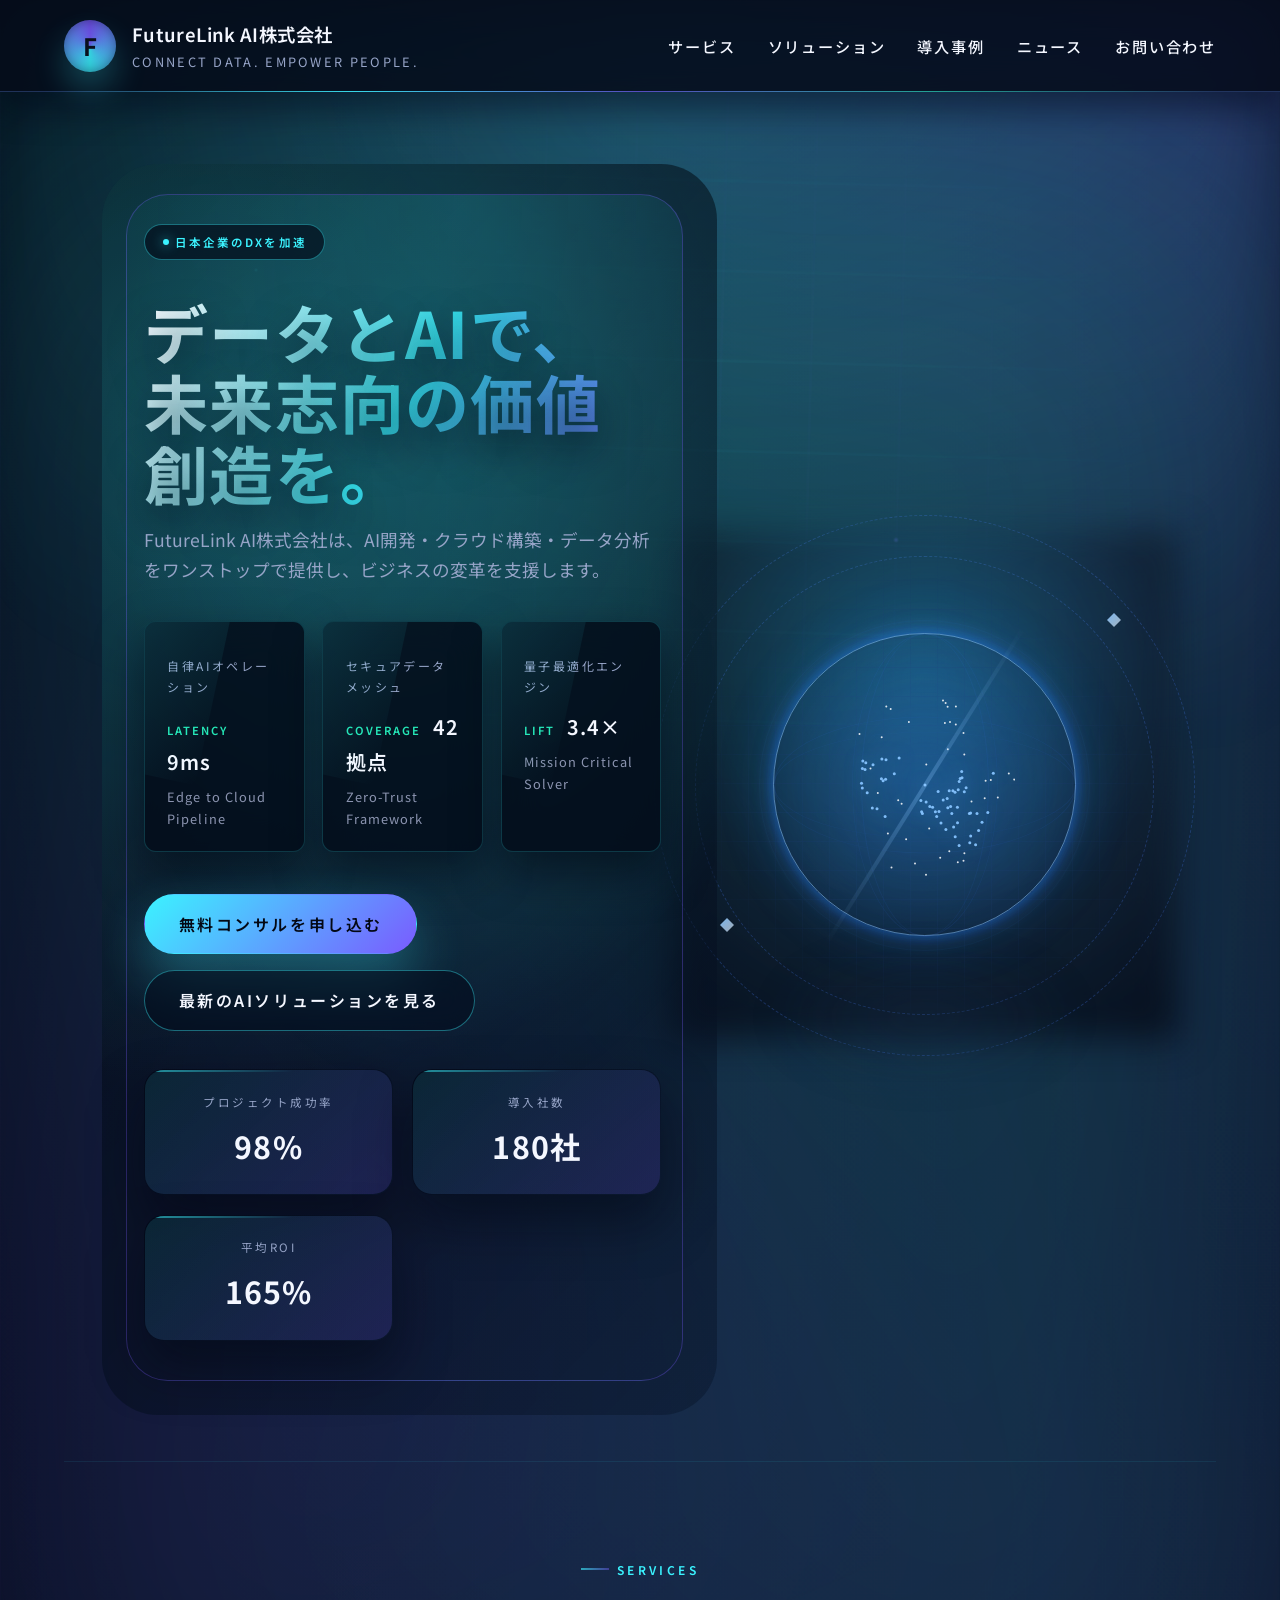
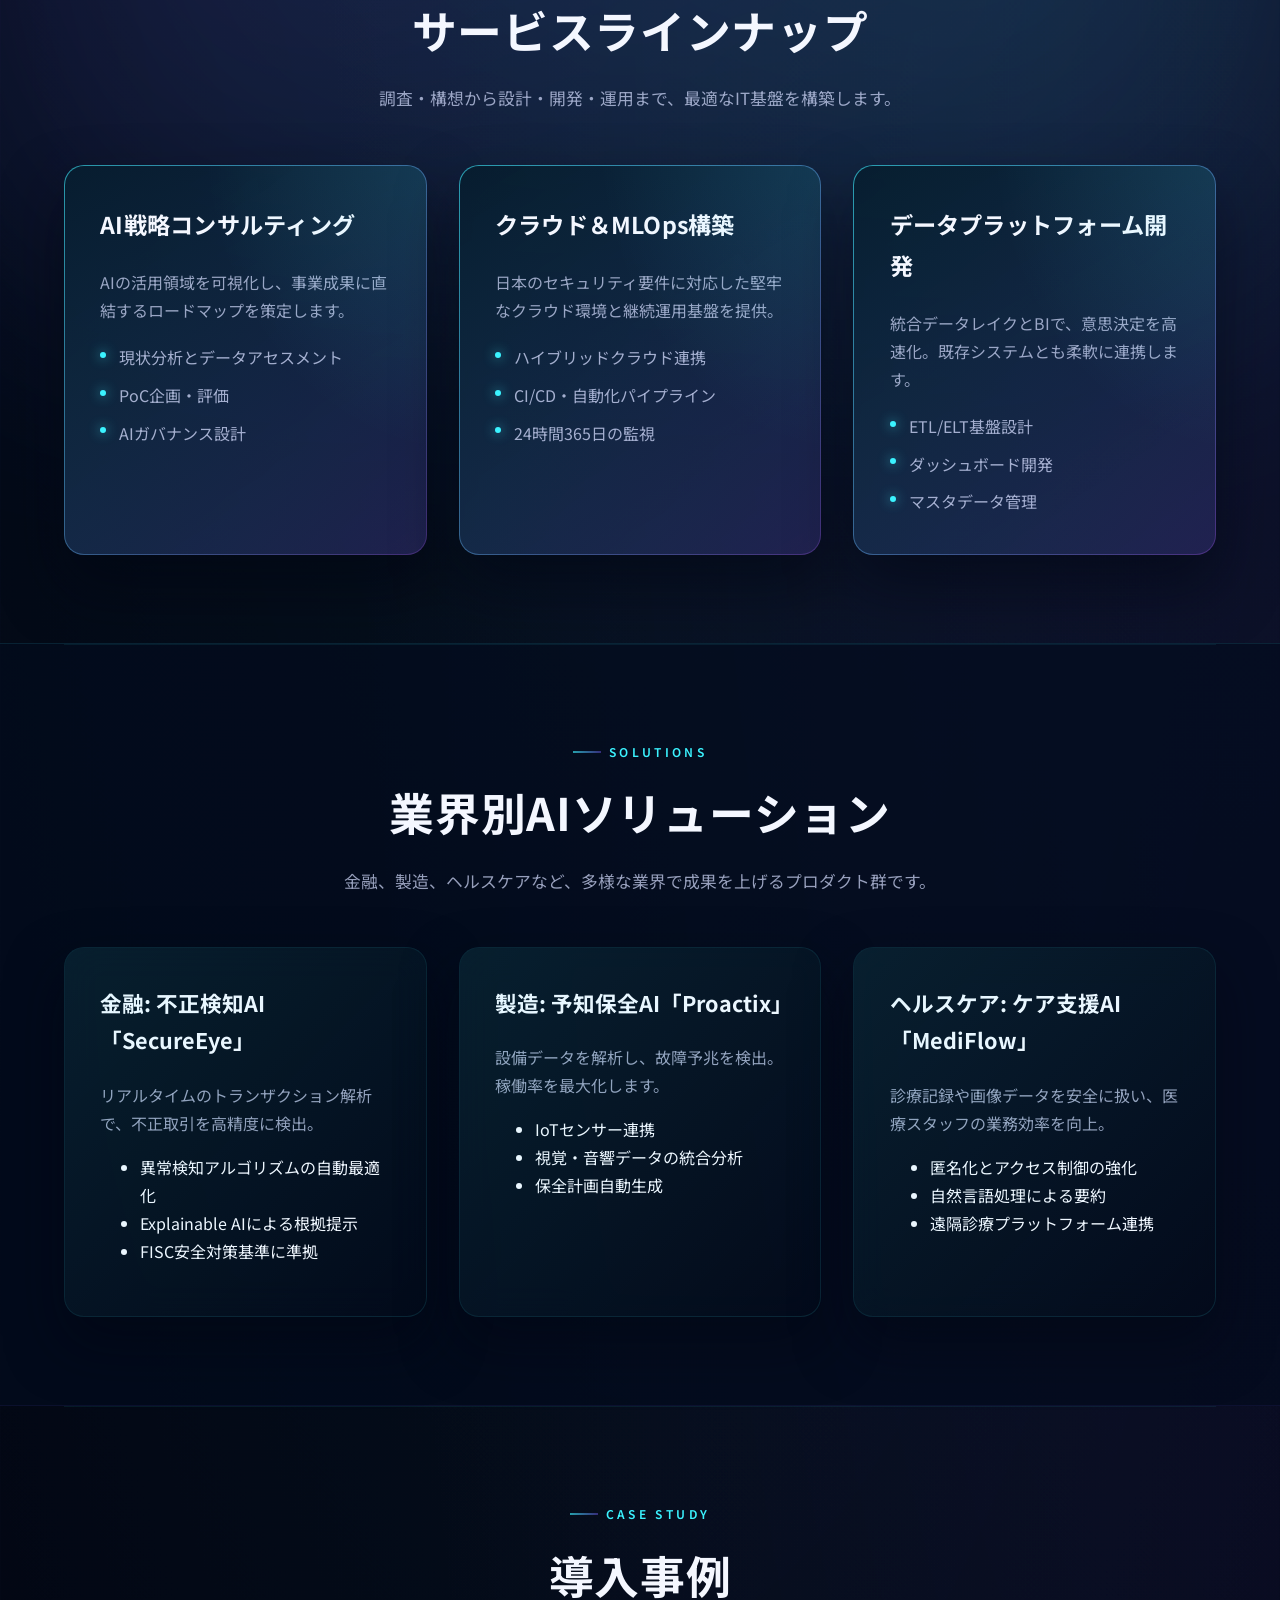
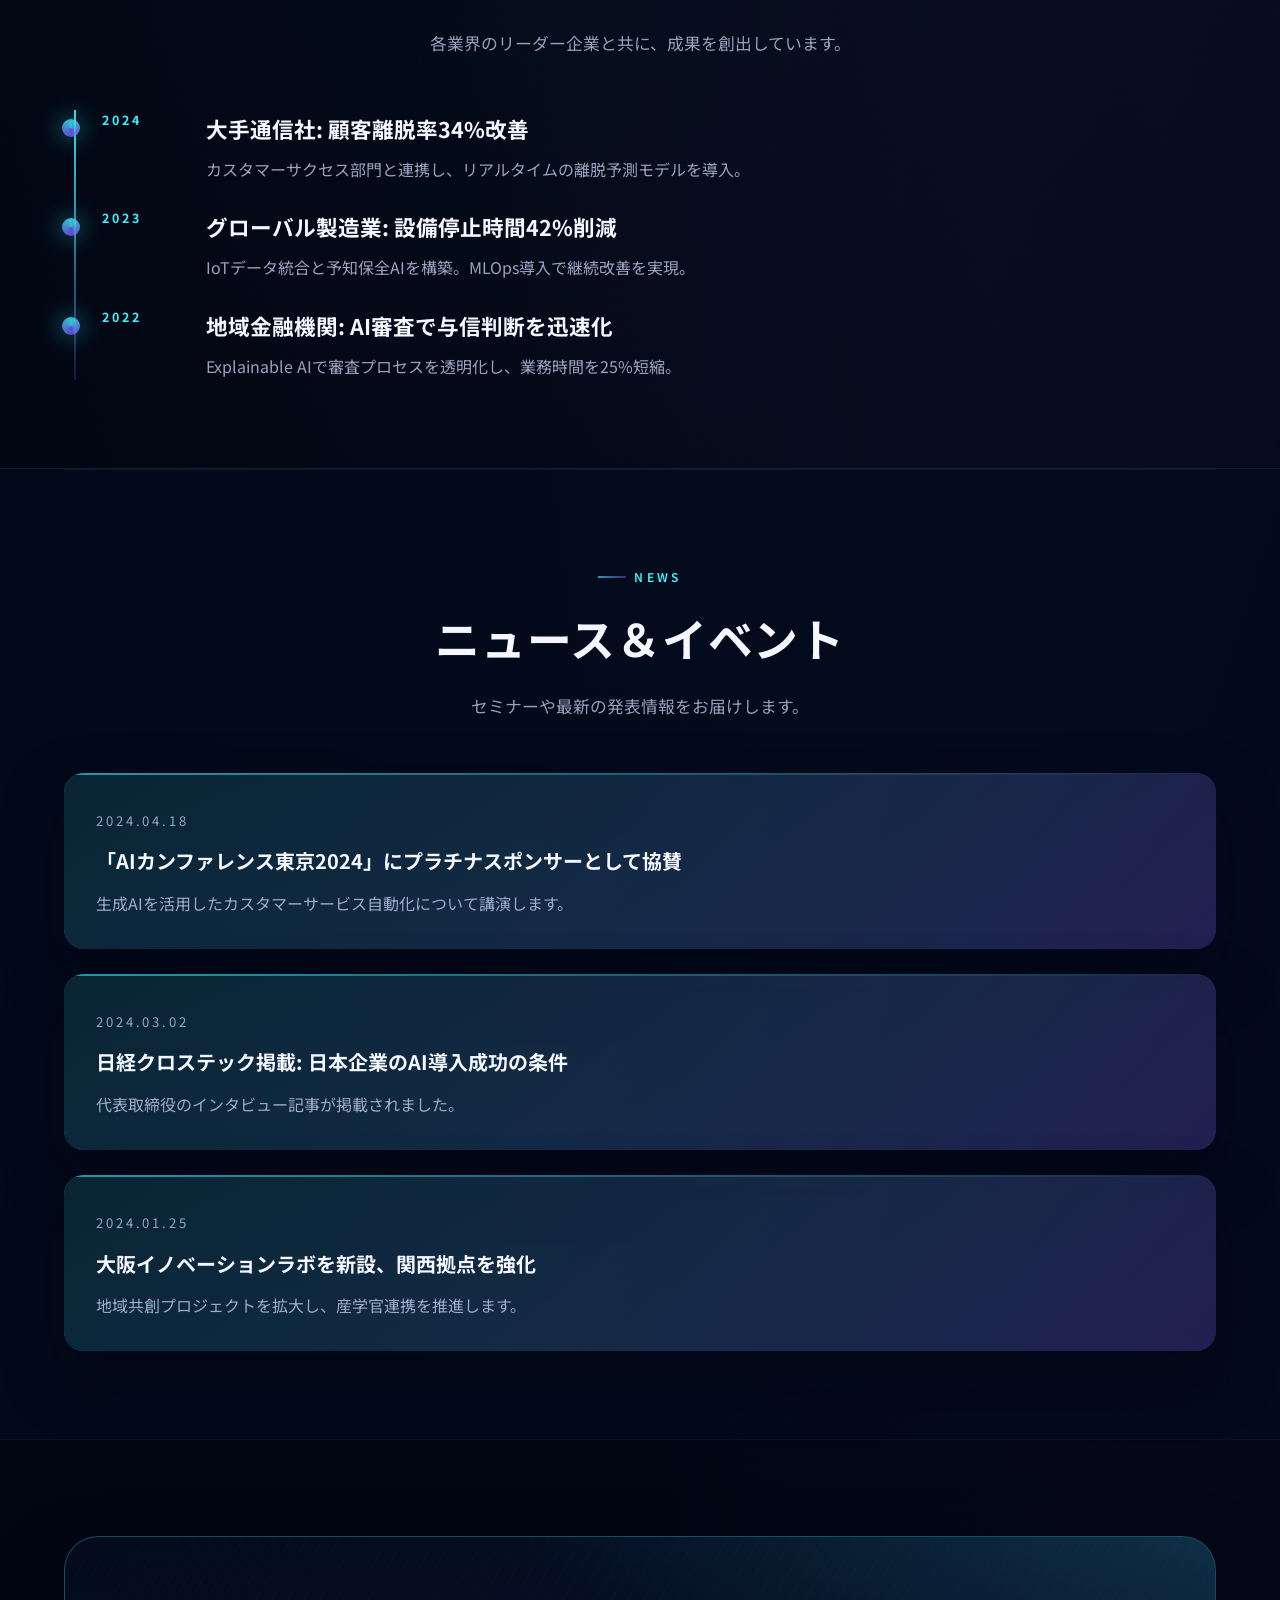
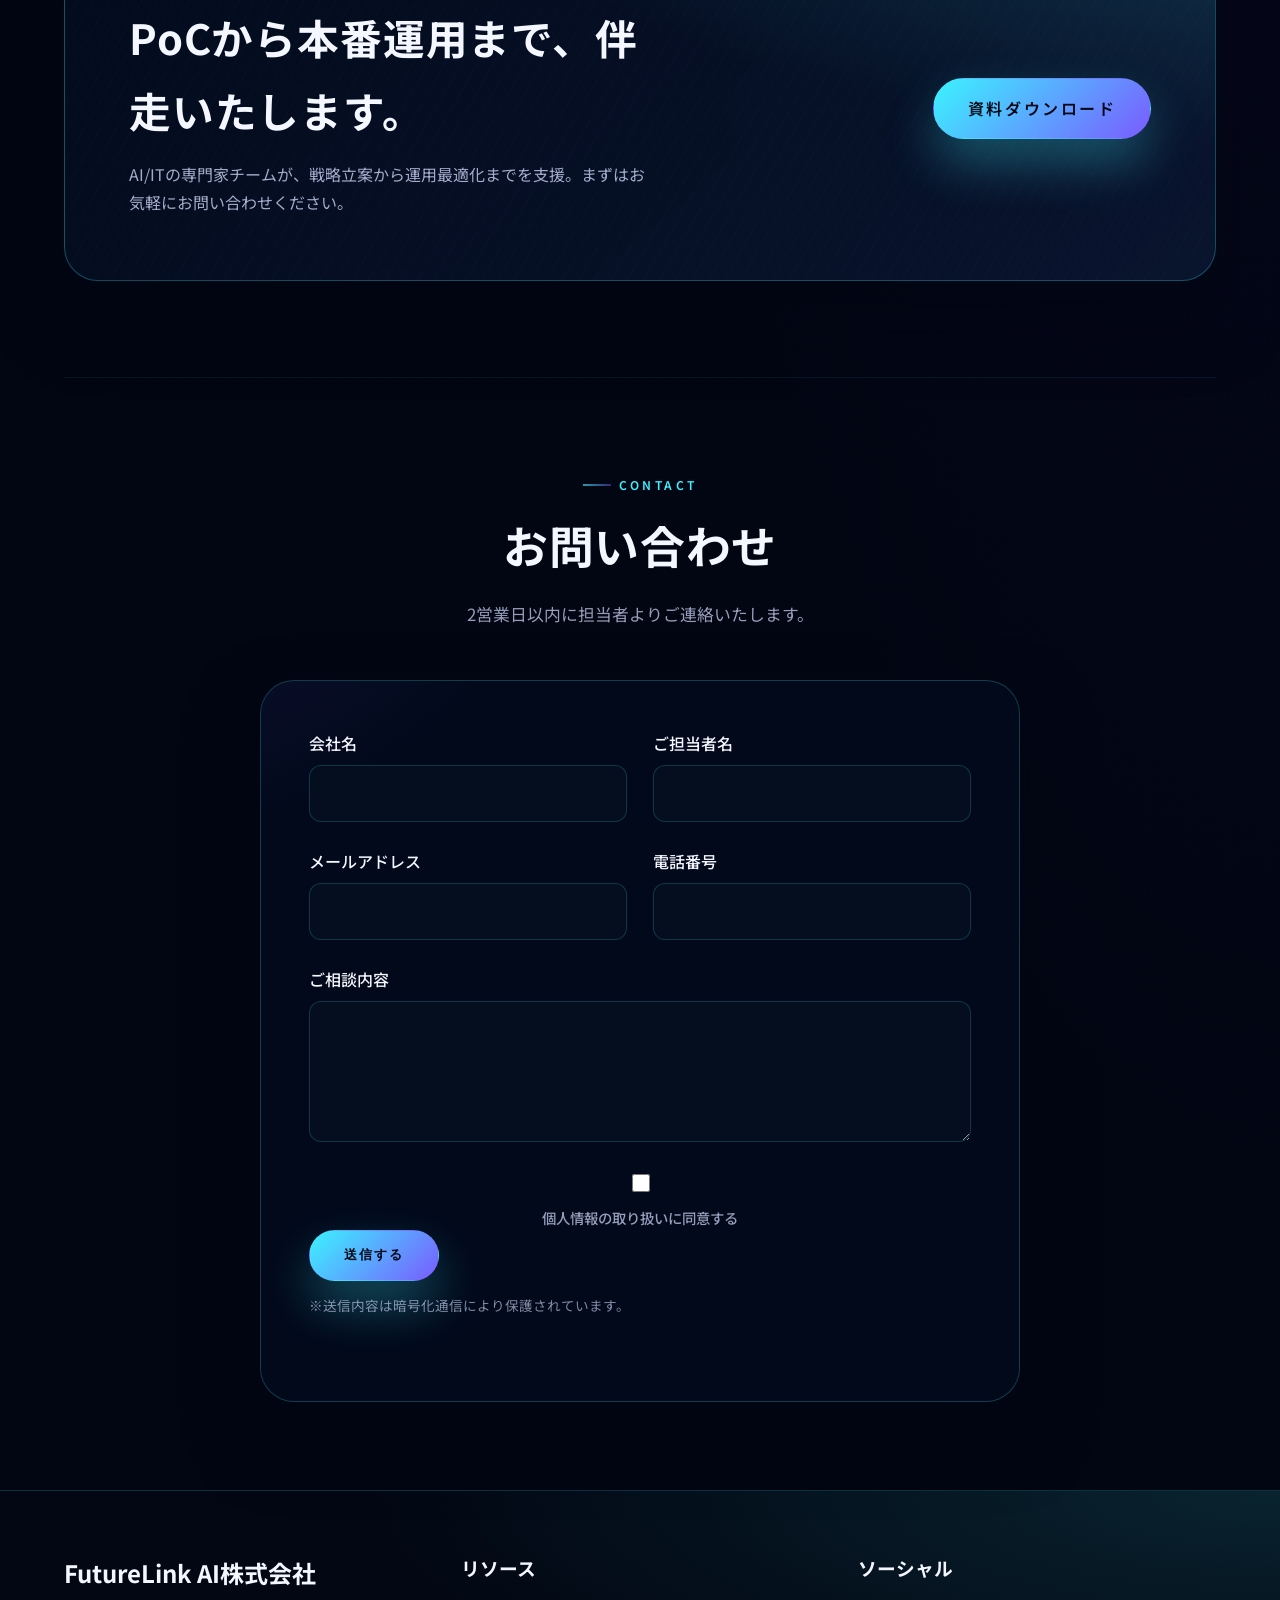
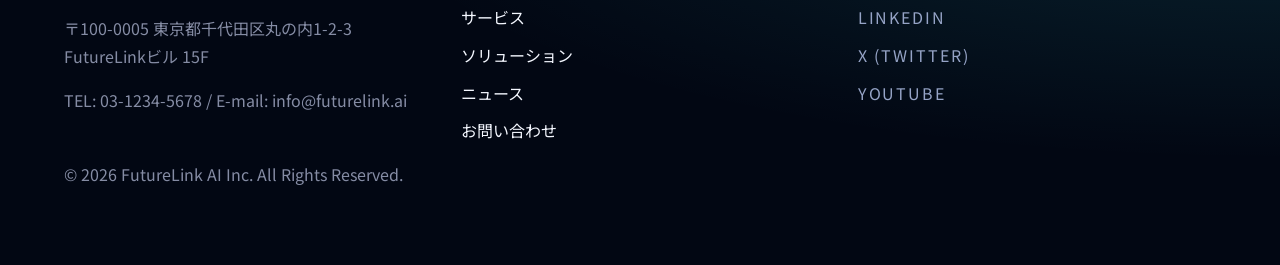
<file: index.html>
<!DOCTYPE html>
<html lang="ja">
<head>
  <meta charset="UTF-8">
  <meta name="viewport" content="width=device-width, initial-scale=1.0">
  <title>FutureLink AI株式会社 | 日本のIT・AIソリューション企業</title>
  <meta name="description" content="FutureLink AI株式会社は、日本の企業向けにAIとクラウドを活用したデジタルトランスフォーメーションを支援します。">
  <link rel="preconnect" href="https://fonts.googleapis.com">
  <link rel="preconnect" href="https://fonts.gstatic.com" crossorigin>
  <link href="https://fonts.googleapis.com/css2?family=Noto+Sans+JP:wght@300;400;500;700&display=swap" rel="stylesheet">
  <link rel="stylesheet" href="style.css">
</head>
<body>
  <div class="global-backdrop" aria-hidden="true">
    <div class="backdrop-gradient"></div>
    <div class="backdrop-grid"></div>
    <div class="backdrop-particles"></div>
  </div>
  <div class="custom-cursor" aria-hidden="true">
    <div class="cursor-ring"></div>
    <div class="cursor-core"></div>
  </div>
  <header class="site-header" id="top">
    <div class="logo-area">
      <div class="logo-mark" aria-hidden="true">F</div>
      <div class="logo-text">
        <span class="company-name">FutureLink AI株式会社</span>
        <span class="tagline">Connect Data. Empower People.</span>
      </div>
    </div>
    <button class="menu-toggle" aria-expanded="false" aria-controls="global-nav">
      <span class="sr-only">メニューを開閉</span>
      <span></span><span></span><span></span>
    </button>
    <nav id="global-nav" class="global-nav" aria-label="グローバルナビゲーション">
      <ul>
        <li><a href="#services">サービス</a></li>
        <li><a href="#solutions">ソリューション</a></li>
        <li><a href="#cases">導入事例</a></li>
        <li><a href="#news">ニュース</a></li>
        <li><a href="#contact">お問い合わせ</a></li>
      </ul>
    </nav>
  </header>

  <main>
    <section class="hero">
      <div class="hero-inner">
        <p class="hero-label">日本企業のDXを加速</p>
        <h1>データとAIで、未来志向の価値創造を。</h1>
        <p class="hero-desc">FutureLink AI株式会社は、AI開発・クラウド構築・データ分析をワンストップで提供し、ビジネスの変革を支援します。</p>
        <ul class="hero-meta" aria-label="FutureLink AIのテクノロジースタック">
          <li class="meta-card">
            <p class="meta-label">自律AIオペレーション</p>
            <p class="meta-value"><span>Latency</span> 9ms</p>
            <p class="meta-sub">Edge to Cloud Pipeline</p>
          </li>
          <li class="meta-card">
            <p class="meta-label">セキュアデータメッシュ</p>
            <p class="meta-value"><span>Coverage</span> 42拠点</p>
            <p class="meta-sub">Zero-Trust Framework</p>
          </li>
          <li class="meta-card">
            <p class="meta-label">量子最適化エンジン</p>
            <p class="meta-value"><span>Lift</span> 3.4×</p>
            <p class="meta-sub">Mission Critical Solver</p>
          </li>
        </ul>
        <div class="hero-actions">
          <a class="button primary" href="#contact">無料コンサルを申し込む</a>
          <a class="button ghost" href="#solutions">最新のAIソリューションを見る</a>
        </div>
        <dl class="hero-stats" aria-label="主要実績">
          <div>
            <dt>プロジェクト成功率</dt>
            <dd><span class="counter" data-target="98">0</span>%</dd>
          </div>
          <div>
            <dt>導入社数</dt>
            <dd><span class="counter" data-target="180">0</span>社</dd>
          </div>
          <div>
            <dt>平均ROI</dt>
            <dd><span class="counter" data-target="165">0</span>%</dd>
          </div>
        </dl>
      </div>
      <div class="hero-visual" aria-hidden="true">
        <div class="visual-canvas">
          <div class="canvas-gradient" data-layer data-depth="12"></div>
          <div class="canvas-grid" data-layer data-depth="18"></div>
          <div class="earth-shell" data-layer data-depth="26">
            <span class="earth-halo"></span>
            <span class="earth-stars"></span>
            <span class="earth-stars earth-stars--continental"></span>
            <span class="earth-lat earth-lat--north"></span>
            <span class="earth-lat earth-lat--south"></span>
            <span class="earth-meridian earth-meridian--one"></span>
            <span class="earth-meridian earth-meridian--two"></span>
            <span class="earth-outline"></span>
          </div>
          <div class="orbit-path orbit-path--inner" data-layer data-depth="30"></div>
          <div class="orbit-path orbit-path--outer" data-layer data-depth="32"></div>
          <div class="orbit-node orbit-node--one" data-layer data-depth="36"></div>
          <div class="orbit-node orbit-node--two" data-layer data-depth="40"></div>
          <div class="orbit-trail" data-layer data-depth="22"></div>
        </div>
      </div>
    </section>

    <section class="section" id="services">
      <div class="section-heading">
        <p class="eyebrow">Services</p>
        <h2>サービスラインナップ</h2>
        <p>調査・構想から設計・開発・運用まで、最適なIT基盤を構築します。</p>
      </div>
      <div class="card-grid">
        <article class="card">
          <h3>AI戦略コンサルティング</h3>
          <p>AIの活用領域を可視化し、事業成果に直結するロードマップを策定します。</p>
          <ul>
            <li>現状分析とデータアセスメント</li>
            <li>PoC企画・評価</li>
            <li>AIガバナンス設計</li>
          </ul>
        </article>
        <article class="card">
          <h3>クラウド＆MLOps構築</h3>
          <p>日本のセキュリティ要件に対応した堅牢なクラウド環境と継続運用基盤を提供。</p>
          <ul>
            <li>ハイブリッドクラウド連携</li>
            <li>CI/CD・自動化パイプライン</li>
            <li>24時間365日の監視</li>
          </ul>
        </article>
        <article class="card">
          <h3>データプラットフォーム開発</h3>
          <p>統合データレイクとBIで、意思決定を高速化。既存システムとも柔軟に連携します。</p>
          <ul>
            <li>ETL/ELT基盤設計</li>
            <li>ダッシュボード開発</li>
            <li>マスタデータ管理</li>
          </ul>
        </article>
      </div>
    </section>

    <section class="section alt" id="solutions">
      <div class="section-heading">
        <p class="eyebrow">Solutions</p>
        <h2>業界別AIソリューション</h2>
        <p>金融、製造、ヘルスケアなど、多様な業界で成果を上げるプロダクト群です。</p>
      </div>
      <div class="solutions">
        <article class="solution-item">
          <h3>金融: 不正検知AI「SecureEye」</h3>
          <p>リアルタイムのトランザクション解析で、不正取引を高精度に検出。</p>
          <ul>
            <li>異常検知アルゴリズムの自動最適化</li>
            <li>Explainable AIによる根拠提示</li>
            <li>FISC安全対策基準に準拠</li>
          </ul>
        </article>
        <article class="solution-item">
          <h3>製造: 予知保全AI「Proactix」</h3>
          <p>設備データを解析し、故障予兆を検出。稼働率を最大化します。</p>
          <ul>
            <li>IoTセンサー連携</li>
            <li>視覚・音響データの統合分析</li>
            <li>保全計画自動生成</li>
          </ul>
        </article>
        <article class="solution-item">
          <h3>ヘルスケア: ケア支援AI「MediFlow」</h3>
          <p>診療記録や画像データを安全に扱い、医療スタッフの業務効率を向上。</p>
          <ul>
            <li>匿名化とアクセス制御の強化</li>
            <li>自然言語処理による要約</li>
            <li>遠隔診療プラットフォーム連携</li>
          </ul>
        </article>
      </div>
    </section>

    <section class="section" id="cases">
      <div class="section-heading">
        <p class="eyebrow">Case Study</p>
        <h2>導入事例</h2>
        <p>各業界のリーダー企業と共に、成果を創出しています。</p>
      </div>
      <div class="case-timeline">
        <div class="case">
          <div class="case-year">2024</div>
          <div class="case-body">
            <h3>大手通信社: 顧客離脱率34%改善</h3>
            <p>カスタマーサクセス部門と連携し、リアルタイムの離脱予測モデルを導入。</p>
          </div>
        </div>
        <div class="case">
          <div class="case-year">2023</div>
          <div class="case-body">
            <h3>グローバル製造業: 設備停止時間42%削減</h3>
            <p>IoTデータ統合と予知保全AIを構築。MLOps導入で継続改善を実現。</p>
          </div>
        </div>
        <div class="case">
          <div class="case-year">2022</div>
          <div class="case-body">
            <h3>地域金融機関: AI審査で与信判断を迅速化</h3>
            <p>Explainable AIで審査プロセスを透明化し、業務時間を25%短縮。</p>
          </div>
        </div>
      </div>
    </section>

    <section class="section alt" id="news">
      <div class="section-heading">
        <p class="eyebrow">News</p>
        <h2>ニュース＆イベント</h2>
        <p>セミナーや最新の発表情報をお届けします。</p>
      </div>
      <div class="news-list" role="list">
        <article class="news-item" role="listitem">
          <time datetime="2024-04-18">2024.04.18</time>
          <h3>「AIカンファレンス東京2024」にプラチナスポンサーとして協賛</h3>
          <p>生成AIを活用したカスタマーサービス自動化について講演します。</p>
        </article>
        <article class="news-item" role="listitem">
          <time datetime="2024-03-02">2024.03.02</time>
          <h3>日経クロステック掲載: 日本企業のAI導入成功の条件</h3>
          <p>代表取締役のインタビュー記事が掲載されました。</p>
        </article>
        <article class="news-item" role="listitem">
          <time datetime="2024-01-25">2024.01.25</time>
          <h3>大阪イノベーションラボを新設、関西拠点を強化</h3>
          <p>地域共創プロジェクトを拡大し、産学官連携を推進します。</p>
        </article>
      </div>
    </section>

    <section class="cta-banner">
      <div class="cta-content">
        <h2>PoCから本番運用まで、伴走いたします。</h2>
        <p>AI/ITの専門家チームが、戦略立案から運用最適化までを支援。まずはお気軽にお問い合わせください。</p>
      </div>
      <a class="button primary" href="#contact">資料ダウンロード</a>
    </section>

    <section class="section" id="contact">
      <div class="section-heading">
        <p class="eyebrow">Contact</p>
        <h2>お問い合わせ</h2>
        <p>2営業日以内に担当者よりご連絡いたします。</p>
      </div>
      <form class="contact-form" action="contact.php" method="post">
        <div class="form-grid">
          <label>
            会社名
            <input type="text" name="company" required aria-required="true">
          </label>
          <label>
            ご担当者名
            <input type="text" name="name" required aria-required="true">
          </label>
          <label>
            メールアドレス
            <input type="email" name="email" required aria-required="true">
          </label>
          <label>
            電話番号
            <input type="tel" name="phone">
          </label>
          <label class="full">
            ご相談内容
            <textarea name="message" rows="4" required aria-required="true"></textarea>
          </label>
        </div>
        <label class="consent">
          <input type="checkbox" name="consent" value="1" required aria-required="true">
          個人情報の取り扱いに同意する
        </label>
        <button class="button primary" type="submit">送信する</button>
        <p class="form-note">※送信内容は暗号化通信により保護されています。</p>
        <div class="form-feedback" role="status" aria-live="polite"></div>
      </form>
    </section>
  </main>

  <footer class="site-footer">
    <div class="footer-grid">
      <div>
        <h2>FutureLink AI株式会社</h2>
        <p>〒100-0005 東京都千代田区丸の内1-2-3 FutureLinkビル 15F</p>
        <p>TEL: 03-1234-5678 / E-mail: info@futurelink.ai</p>
      </div>
      <div>
        <h3>リソース</h3>
        <ul>
          <li><a href="#services">サービス</a></li>
          <li><a href="#solutions">ソリューション</a></li>
          <li><a href="#news">ニュース</a></li>
          <li><a href="#contact">お問い合わせ</a></li>
        </ul>
      </div>
      <div>
        <h3>ソーシャル</h3>
        <ul class="social-links">
          <li><a href="#" aria-label="LinkedIn">LinkedIn</a></li>
          <li><a href="#" aria-label="Twitter">X (Twitter)</a></li>
          <li><a href="#" aria-label="YouTube">YouTube</a></li>
        </ul>
      </div>
    </div>
    <p class="copyright">&copy; <span id="current-year"></span> FutureLink AI Inc. All Rights Reserved.</p>
  </footer>

  <a href="#top" class="back-to-top" aria-label="ページトップへ戻る">↑</a>

  <script src="script.js" defer></script>
</body>
</html>
</file>
<file: style.css>
:root {
  --color-background: #020512;
  --color-surface: rgba(12, 22, 45, 0.75);
  --color-surface-strong: rgba(16, 32, 65, 0.85);
  --color-card: rgba(10, 28, 58, 0.72);
  --color-card-glow: rgba(65, 140, 255, 0.28);
  --color-accent: #3bf3ff;
  --color-accent-strong: #7a5bff;
  --color-accent-2: #25e7b7;
  --color-text: #f4f7ff;
  --color-muted: #96a4c7;
  --color-border: rgba(82, 118, 206, 0.34);
  --gradient-hero: conic-gradient(from 120deg at 50% 50%, rgba(59, 243, 255, 0.24), rgba(122, 91, 255, 0.34), rgba(37, 231, 183, 0.3), rgba(59, 243, 255, 0.24));
  --gradient-card: linear-gradient(135deg, rgba(59, 243, 255, 0.12), rgba(122, 91, 255, 0.18));
  --gradient-border: linear-gradient(135deg, rgba(59, 243, 255, 0.6), rgba(162, 93, 255, 0.4));
  --max-width: 1120px;
  --radius-large: 30px;
  --radius-medium: 20px;
  --radius-small: 12px;
  --shadow-soft: 0 35px 70px rgba(1, 6, 20, 0.6);
  --transition: 0.32s ease;
  --transition-long: 0.6s ease;
  font-size: 16px;
}

*, *::before, *::after {
  box-sizing: border-box;
}

body {
  margin: 0;
  font-family: 'Noto Sans JP', system-ui, -apple-system, BlinkMacSystemFont, 'Segoe UI', sans-serif;
  background-color: var(--color-background);
  background-image: radial-gradient(140% 120% at 50% 0%, rgba(59, 243, 255, 0.08), transparent 60%), radial-gradient(120% 140% at 100% 0%, rgba(122, 91, 255, 0.12), transparent 65%);
  color: var(--color-text);
  line-height: 1.75;
  min-height: 100vh;
  scroll-behavior: smooth;
  overflow-x: hidden;
  -webkit-font-smoothing: antialiased;
  text-rendering: optimizeLegibility;
}

.global-backdrop {
  position: fixed;
  inset: 0;
  pointer-events: none;
  z-index: -1;
  overflow: hidden;
}

.global-backdrop > div {
  position: absolute;
  inset: 0;
}

.backdrop-gradient {
  background: radial-gradient(120% 120% at 50% 10%, rgba(59, 243, 255, 0.22), transparent 65%), radial-gradient(120% 120% at 90% 0%, rgba(122, 91, 255, 0.25), transparent 70%);
  filter: blur(38px);
  opacity: 0.85;
  animation: glow-shift 16s ease-in-out infinite alternate;
}

.backdrop-grid {
  inset: -40% -15% 0;
  background-image: linear-gradient(transparent 96%, rgba(59, 243, 255, 0.1) 98%), linear-gradient(90deg, transparent 96%, rgba(122, 91, 255, 0.08) 98%);
  background-size: 90px 90px;
  opacity: 0.45;
  transform: rotate(1.5deg);
  animation: grid-slide 28s linear infinite;
  mask-image: radial-gradient(circle at center, rgba(255, 255, 255, 0.85) 0%, transparent 72%);
}

.backdrop-particles {
  background-image: radial-gradient(2px 2px at 20% 30%, rgba(59, 243, 255, 0.6), transparent), radial-gradient(3px 3px at 70% 60%, rgba(122, 91, 255, 0.55), transparent), radial-gradient(2px 2px at 40% 80%, rgba(37, 231, 183, 0.6), transparent);
  opacity: 0.6;
  mix-blend-mode: screen;
  animation: particle-twinkle 12s linear infinite;
}

.custom-cursor {
  position: fixed;
  top: 0;
  left: 0;
  width: 0;
  height: 0;
  pointer-events: none;
  z-index: 1600;
  opacity: 0;
  transform: translate3d(-100%, -100%, 0);
  mix-blend-mode: screen;
  transition: opacity 0.25s ease;
  display: none;
}

.custom-cursor.is-visible {
  opacity: 1;
}

.cursor-ring,
.cursor-core {
  position: absolute;
  top: 0;
  left: 0;
  transform: translate3d(-50%, -50%, 0);
  pointer-events: none;
  transition: transform 0.32s ease, opacity 0.32s ease, border-color 0.32s ease, background 0.32s ease, width 0.32s ease, height 0.32s ease;
}

.cursor-ring {
  width: 48px;
  height: 48px;
  border-radius: 50%;
  border: 1px solid rgba(59, 243, 255, 0.55);
  background: radial-gradient(circle, rgba(59, 243, 255, 0.18) 0%, transparent 70%);
  box-shadow: 0 0 35px rgba(59, 243, 255, 0.45);
  animation: cursor-breathe 2.6s ease-in-out infinite;
}

.cursor-core {
  width: 8px;
  height: 8px;
  border-radius: 50%;
  background: radial-gradient(circle at 30% 30%, rgba(59, 243, 255, 0.95), rgba(122, 91, 255, 0.85));
  box-shadow: 0 0 12px rgba(59, 243, 255, 0.65);
}

.custom-cursor.is-active .cursor-ring {
  transform: translate3d(-50%, -50%, 0) scale(0.72);
  border-color: rgba(122, 91, 255, 0.75);
  box-shadow: 0 0 40px rgba(122, 91, 255, 0.6);
}

.custom-cursor.is-pointer .cursor-ring {
  transform: translate3d(-50%, -50%, 0) scale(1.28);
  border-color: rgba(59, 243, 255, 0.8);
  box-shadow: 0 0 45px rgba(59, 243, 255, 0.55);
}

.custom-cursor.is-pointer .cursor-core {
  transform: translate3d(-50%, -50%, 0) scale(0.85);
  background: radial-gradient(circle at 60% 40%, rgba(59, 243, 255, 0.95), rgba(37, 231, 183, 0.85));
}

.custom-cursor.is-text .cursor-ring {
  width: 14px;
  height: 38px;
  border-radius: 14px;
  border-color: rgba(122, 91, 255, 0.65);
  box-shadow: 0 0 28px rgba(122, 91, 255, 0.45);
  background: linear-gradient(180deg, rgba(59, 243, 255, 0.1), transparent);
}

.custom-cursor.is-text .cursor-core {
  width: 2px;
  height: 24px;
  border-radius: 2px;
  background: linear-gradient(180deg, rgba(59, 243, 255, 0.9), rgba(122, 91, 255, 0.8));
}

.custom-cursor.is-hidden {
  opacity: 0;
}

@media (pointer: fine) {
  body.has-custom-cursor {
    cursor: none;
  }

  body.has-custom-cursor a,
  body.has-custom-cursor button,
  body.has-custom-cursor .button,
  body.has-custom-cursor input,
  body.has-custom-cursor textarea,
  body.has-custom-cursor select,
  body.has-custom-cursor label {
    cursor: none;
  }

  .custom-cursor {
    display: block;
  }
}

a {
  color: inherit;
  text-decoration: none;
}

a:hover, a:focus-visible {
  color: var(--color-accent);
}

img {
  max-width: 100%;
  height: auto;
  display: block;
}

.sr-only {
  position: absolute;
  width: 1px;
  height: 1px;
  padding: 0;
  margin: -1px;
  overflow: hidden;
  clip: rect(0, 0, 0, 0);
  white-space: nowrap;
  border: 0;
}

.site-header {
  position: sticky;
  top: 0;
  z-index: 1000;
  display: flex;
  align-items: center;
  justify-content: space-between;
  padding: 1.1rem 5vw;
  background: rgba(6, 12, 26, 0.88);
  border-bottom: 1px solid rgba(82, 118, 206, 0.35);
  backdrop-filter: blur(20px) saturate(140%);
  box-shadow: 0 18px 32px rgba(0, 6, 24, 0.48);
  transition: padding var(--transition), background var(--transition), box-shadow var(--transition);
}

.site-header::after {
  content: '';
  position: absolute;
  inset: auto 5vw -1px;
  height: 1px;
  background: linear-gradient(90deg, transparent, rgba(59, 243, 255, 0.85), rgba(122, 91, 255, 0.6), rgba(37, 231, 183, 0.6), transparent);
  pointer-events: none;
}

.site-header.is-shrunk {
  padding: 0.7rem 5vw;
  background: rgba(4, 10, 22, 0.95);
  box-shadow: 0 26px 46px rgba(0, 6, 20, 0.55);
}

.logo-area {
  display: flex;
  align-items: center;
  gap: 1rem;
}

.logo-mark {
  width: 52px;
  height: 52px;
  border-radius: 50%;
  background: conic-gradient(from 180deg at 50% 50%, rgba(59, 243, 255, 0.85), rgba(122, 91, 255, 0.85), rgba(59, 243, 255, 0.85));
  display: grid;
  place-content: center;
  font-size: 1.5rem;
  font-weight: 700;
  color: #0a0f1e;
  letter-spacing: -0.04em;
  box-shadow: 0 18px 32px rgba(59, 243, 255, 0.24), inset 0 0 12px rgba(2, 5, 18, 0.4);
}

.logo-text {
  display: flex;
  flex-direction: column;
  gap: 0.1rem;
}

.company-name {
  font-size: 1.15rem;
  font-weight: 600;
  letter-spacing: 0.02em;
}

.tagline {
  font-size: 0.8rem;
  color: var(--color-muted);
  letter-spacing: 0.18em;
  text-transform: uppercase;
}

.menu-toggle {
  display: none;
  background: none;
  border: none;
  cursor: pointer;
  padding: 0.6rem;
}

.menu-toggle span {
  display: block;
  width: 24px;
  height: 2px;
  background: var(--color-text);
  margin: 4px 0;
  transition: transform var(--transition), opacity var(--transition);
}

.global-nav ul {
  display: flex;
  gap: 2rem;
  list-style: none;
  margin: 0;
  padding: 0;
}

.global-nav a {
  position: relative;
  font-weight: 500;
  font-size: 0.95rem;
  letter-spacing: 0.12em;
  padding-bottom: 0.25rem;
  text-transform: uppercase;
}

.global-nav a::after {
  content: '';
  position: absolute;
  left: 0;
  bottom: 0;
  width: 0;
  height: 2px;
  background: linear-gradient(90deg, rgba(59, 243, 255, 0.9), rgba(122, 91, 255, 0.7));
  transition: width var(--transition);
}

.global-nav a:hover::after,
.global-nav a:focus-visible::after {
  width: 100%;
}

.hero {
  position: relative;
  padding: 7.5rem 5vw 6.5rem;
  display: grid;
  grid-template-columns: minmax(300px, 1.1fr) minmax(260px, 0.9fr);
  gap: clamp(2rem, 4vw, 4.5rem);
  align-items: center;
  max-width: var(--max-width);
  margin: 0 auto;
  isolation: isolate;
}

.hero::before {
  content: '';
  position: absolute;
  inset: clamp(1.2rem, 3vw, 2.4rem) clamp(-8vw, -6rem, -3rem) -30%;
  background: var(--gradient-hero);
  filter: blur(140px);
  opacity: 0.55;
  z-index: 0;
}

.hero-inner {
  max-width: 580px;
  position: relative;
  z-index: 2;
}

.hero-inner::before {
  content: '';
  position: absolute;
  inset: -48px -56px -58px -42px;
  border-radius: calc(var(--radius-large) + 26px);
  background: radial-gradient(circle at 18% 22%, rgba(59, 243, 255, 0.28), transparent 60%), linear-gradient(135deg, rgba(3, 8, 18, 0.88), rgba(10, 24, 45, 0.52));
  z-index: -2;
  opacity: 0.9;
}

.hero-inner::after {
  content: '';
  position: absolute;
  inset: -18px -22px -24px -18px;
  border-radius: calc(var(--radius-large) + 12px);
  border: 1px solid rgba(122, 91, 255, 0.32);
  background: radial-gradient(120% 120% at 60% 0%, rgba(59, 243, 255, 0.15), transparent 65%);
  z-index: -1;
}

.hero-label {
  display: inline-flex;
  align-items: center;
  gap: 0.4rem;
  padding: 0.45rem 1.1rem;
  border-radius: 999px;
  border: 1px solid rgba(59, 243, 255, 0.4);
  background: rgba(4, 12, 26, 0.7);
  color: var(--color-accent);
  font-weight: 600;
  letter-spacing: 0.18em;
  text-transform: uppercase;
  font-size: 0.72rem;
  backdrop-filter: blur(12px);
}

.hero-label::before {
  content: '';
  width: 6px;
  height: 6px;
  border-radius: 50%;
  background: var(--color-accent);
  box-shadow: 0 0 12px rgba(59, 243, 255, 0.8);
}

.hero h1 {
  font-size: clamp(2.75rem, 4.5vw + 1rem, 4rem);
  line-height: 1.1;
  margin: 1.5rem 0 1.1rem;
  font-weight: 700;
  color: #f6f9ff;
  letter-spacing: 0.02em;
  text-shadow: 0 18px 40px rgba(3, 10, 26, 0.6);
}

.hero-desc {
  color: var(--color-muted);
  font-size: 1.1rem;
  max-width: 52ch;
}

@supports (-webkit-background-clip: text) or (background-clip: text) {
  .hero h1 {
    background: linear-gradient(120deg, #f9fbff, rgba(59, 243, 255, 0.85), rgba(122, 91, 255, 0.85));
    -webkit-background-clip: text;
    background-clip: text;
    color: transparent;
    -webkit-text-fill-color: transparent;
  }
}

.hero-actions {
  display: flex;
  flex-wrap: wrap;
  gap: 1rem;
  margin: 2.6rem 0 2rem;
}

.hero-meta {
  display: grid;
  grid-template-columns: repeat(auto-fit, minmax(160px, 1fr));
  gap: 1.1rem;
  margin: 2.2rem 0;
  padding: 0;
  list-style: none;
  text-align: left;
}

.meta-card {
  position: relative;
  padding: 1.3rem 1.4rem;
  border-radius: var(--radius-small);
  background: rgba(3, 10, 24, 0.82);
  border: 1px solid rgba(59, 243, 255, 0.18);
  box-shadow: 0 20px 45px rgba(1, 4, 15, 0.55);
  overflow: hidden;
  transition: transform var(--transition), border-color var(--transition), box-shadow var(--transition);
  backdrop-filter: blur(18px);
}

.meta-card::before {
  content: '';
  position: absolute;
  inset: -120% 40% 40% -120%;
  background: linear-gradient(120deg, rgba(59, 243, 255, 0), rgba(59, 243, 255, 0.32), rgba(122, 91, 255, 0));
  transform: rotate(12deg);
  opacity: 0.6;
}

.meta-card::after {
  content: '';
  position: absolute;
  inset: 0;
  border-radius: inherit;
  border: 1px solid rgba(122, 91, 255, 0.2);
  opacity: 0;
  transition: opacity var(--transition);
}

.meta-card:hover,
.meta-card:focus-within {
  transform: translateY(-6px);
  border-color: rgba(59, 243, 255, 0.4);
  box-shadow: 0 28px 55px rgba(3, 10, 30, 0.55);
}

.meta-card:hover::after,
.meta-card:focus-within::after {
  opacity: 1;
}

.meta-label {
  font-size: 0.75rem;
  letter-spacing: 0.2em;
  text-transform: uppercase;
  color: var(--color-muted);
}

.meta-value {
  margin: 0.7rem 0 0.4rem;
  font-size: 1.25rem;
  font-weight: 600;
  letter-spacing: 0.04em;
  color: var(--color-text);
}

.meta-value span {
  display: inline-block;
  margin-right: 0.4rem;
  color: var(--color-accent-2);
  letter-spacing: 0.18em;
  text-transform: uppercase;
  font-size: 0.7rem;
}

.meta-sub {
  margin: 0;
  font-size: 0.8rem;
  color: rgba(214, 219, 255, 0.65);
  letter-spacing: 0.08em;
}

.button {
  position: relative;
  display: inline-flex;
  align-items: center;
  justify-content: center;
  gap: 0.6rem;
  padding: 0.95rem 2.1rem;
  border-radius: 999px;
  font-weight: 600;
  letter-spacing: 0.16em;
  text-transform: uppercase;
  border: 1px solid rgba(59, 243, 255, 0.32);
  background: rgba(4, 12, 26, 0.75);
  color: var(--color-text);
  backdrop-filter: blur(14px);
  cursor: pointer;
  transition: transform var(--transition), box-shadow var(--transition), border-color var(--transition), background var(--transition);
  overflow: hidden;
}

.button::after {
  content: '';
  position: absolute;
  inset: 0;
  background: linear-gradient(120deg, rgba(59, 243, 255, 0), rgba(59, 243, 255, 0.24), rgba(122, 91, 255, 0));
  opacity: 0;
  transition: opacity var(--transition);
}

.button:hover::after,
.button:focus-visible::after {
  opacity: 1;
}

.button.primary {
  background: linear-gradient(135deg, var(--color-accent), var(--color-accent-strong));
  color: #030814;
  border-color: transparent;
  box-shadow: 0 24px 50px rgba(59, 243, 255, 0.3);
}

.button.primary:hover,
.button.primary:focus-visible {
  transform: translateY(-3px);
  box-shadow: 0 32px 60px rgba(59, 243, 255, 0.38);
}

.button.ghost {
  border-color: rgba(59, 243, 255, 0.4);
  background: rgba(3, 10, 26, 0.55);
}

.button.ghost:hover,
.button.ghost:focus-visible {
  background: rgba(59, 243, 255, 0.18);
  transform: translateY(-2px);
}

.hero-stats {
  display: grid;
  grid-template-columns: repeat(auto-fit, minmax(160px, 1fr));
  gap: 1.2rem;
  margin-top: 2.4rem;
}

.hero-stats div {
  position: relative;
  background: linear-gradient(150deg, rgba(3, 9, 24, 0.88), rgba(10, 22, 45, 0.6));
  border-radius: var(--radius-medium);
  padding: 1.35rem 1.2rem;
  text-align: center;
  border: 1px solid transparent;
  background-image: var(--gradient-card), linear-gradient(140deg, rgba(3, 9, 24, 0.9), rgba(10, 22, 45, 0.65));
  background-origin: border-box;
  background-clip: padding-box, border-box;
  box-shadow: 0 26px 50px rgba(2, 6, 18, 0.5);
  overflow: hidden;
}

.hero-stats div::before {
  content: '';
  position: absolute;
  inset: 0 auto auto 0;
  width: 60%;
  height: 2px;
  background: linear-gradient(90deg, rgba(59, 243, 255, 0.9), rgba(122, 91, 255, 0));
  opacity: 0.6;
}

.hero-stats dt {
  font-size: 0.72rem;
  color: var(--color-muted);
  text-transform: uppercase;
  letter-spacing: 0.22em;
}

.hero-stats dd {
  margin: 0.5rem 0 0;
  font-size: 1.9rem;
  font-weight: 700;
  color: var(--color-text);
  letter-spacing: 0.04em;
}

.hero-visual {
  --tilt-x: 0deg;
  --tilt-y: 0deg;
  --tilt-tr-x: 0px;
  --tilt-tr-y: 0px;
  --earth-spin: 0deg;
  position: relative;
  min-height: clamp(340px, 42vw, 480px);
  display: grid;
  place-items: center;
  perspective: 1400px;
  transform-style: preserve-3d;
  will-change: transform;
  transition: transform var(--transition-long);
  z-index: 1;
  transform: translate3d(var(--tilt-tr-x), var(--tilt-tr-y), 0) rotateX(var(--tilt-y)) rotateY(var(--tilt-x));
}

.hero-visual::after {
  content: '';
  position: absolute;
  inset: auto 12% -14% 12%;
  height: 150px;
  background: radial-gradient(70% 60% at 50% 50%, rgba(30, 48, 82, 0.38), transparent 70%);
  filter: blur(26px);
  opacity: 0.75;
  pointer-events: none;
}

.hero-visual [data-layer] {
  will-change: transform;
  transition: transform 0.45s ease;
}

.visual-canvas {
  position: relative;
  width: clamp(280px, 32vw, 420px);
  aspect-ratio: 1;
  display: grid;
  place-items: center;
  overflow: visible;
  isolation: isolate;
}

.canvas-gradient {
  position: absolute;
  inset: -12%;
  background: radial-gradient(circle at 50% 30%, rgba(39, 174, 255, 0.25), rgba(10, 14, 30, 0.6) 60%, rgba(2, 6, 18, 0.9));
  filter: blur(18px);
  mix-blend-mode: screen;
  opacity: 0.9;
  animation: canvasDrift 16s ease-in-out infinite alternate;
}

.canvas-grid {
  position: absolute;
  inset: -6%;
  border-radius: 50%;
  background-image:
    radial-gradient(circle at 50% 50%, rgba(49, 98, 185, 0.45), transparent 60%),
    repeating-linear-gradient(0deg, transparent 0 28px, rgba(26, 52, 105, 0.45) 28px 29px),
    repeating-linear-gradient(90deg, transparent 0 26px, rgba(26, 52, 105, 0.4) 26px 27px);
  opacity: 0.45;
  mask-image: radial-gradient(circle, rgba(0, 0, 0, 0.9) 45%, transparent 80%);
  animation: canvasRotate 36s linear infinite;
}

.canvas-grid::after {
  content: '';
  position: absolute;
  inset: 14%;
  border-radius: 50%;
  border: 1px solid rgba(51, 128, 255, 0.2);
  opacity: 0.6;
}

.earth-shell {
  position: absolute;
  width: 74%;
  aspect-ratio: 1;
  border-radius: 50%;
  display: grid;
  place-items: center;
  transform: rotateZ(var(--earth-spin));
  transition: transform 0.45s ease;
}

.earth-halo {
  position: absolute;
  inset: -18%;
  border-radius: 50%;
  background: radial-gradient(circle, rgba(50, 148, 255, 0.28), transparent 70%);
  filter: blur(14px);
  opacity: 0.9;
}

.earth-outline {
  position: absolute;
  inset: 0;
  border-radius: 50%;
  border: 1px solid rgba(135, 196, 255, 0.55);
  box-shadow: 0 0 22px rgba(64, 149, 255, 0.35);
}

.earth-lat,
.earth-meridian {
  position: absolute;
  inset: 0;
  border-radius: 50%;
  border: none;
  box-shadow: 0 0 12px rgba(35, 110, 255, 0.25);
  opacity: 0.35;
}

.earth-lat::before,
.earth-meridian::before {
  content: '';
  position: absolute;
  left: 50%;
  top: 50%;
  width: 100%;
  height: 100%;
  border-radius: 50%;
  border: 1px solid rgba(60, 122, 255, 0.25);
  transform-origin: center;
}

.earth-lat--north::before {
  transform: translate(-50%, -50%) scaleY(0.45) rotate(12deg);
}

.earth-lat--south::before {
  transform: translate(-50%, -50%) scaleY(0.35) rotate(-8deg);
}

.earth-meridian--one::before {
  transform: translate(-50%, -50%) scaleX(0.48) rotate(18deg);
}

.earth-meridian--two::before {
  transform: translate(-50%, -50%) scaleX(0.42) rotate(-28deg);
}

.earth-stars {
  position: absolute;
  inset: 10%;
  border-radius: 50%;
  overflow: hidden;
}

.earth-stars::before {
  content: '';
  position: absolute;
  top: 50%;
  left: 50%;
  width: 2px;
  height: 2px;
  border-radius: 50%;
  transform: translate(-50%, -50%);
  background: rgba(255, 255, 255, 0.9);
  box-shadow: -47.2px 8.0px 0 rgba(255,255,255,0.85),
      -23.4px 18.7px 0 rgba(255,255,255,0.85),
      22.6px -78.2px 0 rgba(255,255,255,0.85),
      -43.3px -47.8px 0 rgba(255,255,255,0.85),
      89.2px -5.4px 0 rgba(255,255,255,0.85),
      60.6px -4.3px 0 rgba(255,255,255,0.85),
      25.0px -62.9px 0 rgba(255,255,255,0.85),
      24.3px 66.2px 0 rgba(255,255,255,0.85),
      4.2px 43.4px 0 rgba(255,255,255,0.85),
      30.9px -78.5px 0 rgba(255,255,255,0.85),
      46.5px 16.4px 0 rgba(255,255,255,0.85),
      65.8px -4.9px 0 rgba(255,255,255,0.85),
      39.4px 68.2px 0 rgba(255,255,255,0.85),
      38.5px 75.8px 0 rgba(255,255,255,0.85),
      -18.9px 54.2px 0 rgba(255,255,255,0.85),
      -10.0px 78.4px 0 rgba(255,255,255,0.85),
      -65.5px -50.9px 0 rgba(255,255,255,0.85),
      83.8px -11.5px 0 rgba(255,255,255,0.85),
      22.8px -35.8px 0 rgba(255,255,255,0.85),
      1.3px -20.5px 0 rgba(255,255,255,0.85),
      -26.8px 15.3px 0 rgba(255,255,255,0.85),
      15.2px 72.8px 0 rgba(255,255,255,0.85),
      32.8px 77.2px 0 rgba(255,255,255,0.85),
      30.8px -60.6px 0 rgba(255,255,255,0.85),
      72.8px 12.4px 0 rgba(255,255,255,0.85),
      38.5px -52.0px 0 rgba(255,255,255,0.85),
      59.7px 13.2px 0 rgba(255,255,255,0.85),
      -38.7px -78.6px 0 rgba(255,255,255,0.85),
      -16.1px -62.9px 0 rgba(255,255,255,0.85),
      -37.1px 48.4px 0 rgba(255,255,255,0.85),
      20.6px -81.9px 0 rgba(255,255,255,0.85),
      39.3px -30.4px 0 rgba(255,255,255,0.85),
      1.0px 89.7px 0 rgba(255,255,255,0.85),
      -34.3px -76.1px 0 rgba(255,255,255,0.85),
      18.0px -84.4px 0 rgba(255,255,255,0.85),
      -54.5px -16.6px 0 rgba(255,255,255,0.85),
      19.9px -61.9px 0 rgba(255,255,255,0.85),
      -33.5px 82.6px 0 rgba(255,255,255,0.85);
  filter: drop-shadow(0 0 6px rgba(139, 212, 255, 0.45));
}

.earth-stars--continental::before {
  width: 3px;
  height: 3px;
  box-shadow: -52.0px -20.2px 0 rgba(135,196,255,0.95),
      -39.0px -25.3px 0 rgba(135,196,255,0.95),
      -43.6px -6.2px 0 rgba(135,196,255,0.95),
      -62.7px 3.0px 0 rgba(135,196,255,0.95),
      -63.5px -1.8px 0 rgba(135,196,255,0.95),
      -62.2px -24.1px 0 rgba(135,196,255,0.95),
      -48.0px 23.7px 0 rgba(135,196,255,0.95),
      -60.0px -15.5px 0 rgba(135,196,255,0.95),
      -39.9px 31.6px 0 rgba(135,196,255,0.95),
      -41.9px -4.2px 0 rgba(135,196,255,0.95),
      -25.9px -27.0px 0 rgba(135,196,255,0.95),
      -30.7px -11.2px 0 rgba(135,196,255,0.95),
      -59.2px -22.3px 0 rgba(135,196,255,0.95),
      -52.7px 23.0px 0 rgba(135,196,255,0.95),
      -57.8px 7.8px 0 rgba(135,196,255,0.95),
      -39.4px -5.8px 0 rgba(135,196,255,0.95),
      -43.1px -25.9px 0 rgba(135,196,255,0.95),
      -62.6px -16.6px 0 rgba(135,196,255,0.95),
      22.2px 13.5px 0 rgba(135,196,255,0.95),
      7.6px 22.2px 0 rgba(135,196,255,0.95),
      13.1px 6.5px 0 rgba(135,196,255,0.95),
      26.8px 28.4px 0 rgba(135,196,255,0.95),
      4.8px 21.6px 0 rgba(135,196,255,0.95),
      16.0px 38.1px 0 rgba(135,196,255,0.95),
      24.2px 5.8px 0 rgba(135,196,255,0.95),
      34.2px -3.5px 0 rgba(135,196,255,0.95),
      11.7px 31.6px 0 rgba(135,196,255,0.95),
      1.1px 16.9px 0 rgba(135,196,255,0.95),
      -3.4px 26.8px 0 rgba(135,196,255,0.95),
      25.6px 21.5px 0 rgba(135,196,255,0.95),
      30.0px 7.3px 0 rgba(135,196,255,0.95),
      22.8px 22.7px 0 rgba(135,196,255,0.95),
      18.2px 15.1px 0 rgba(135,196,255,0.95),
      28.6px 42.0px 0 rgba(135,196,255,0.95),
      14.0px 26.5px 0 rgba(135,196,255,0.95),
      -2.6px 28.6px 0 rgba(135,196,255,0.95),
      20.9px 44.6px 0 rgba(135,196,255,0.95),
      27.9px 5.7px 0 rgba(135,196,255,0.95),
      10.4px 26.8px 0 rgba(135,196,255,0.95),
      -4.1px 15.4px 0 rgba(135,196,255,0.95),
      36.7px -13.6px 0 rgba(135,196,255,0.95),
      32.4px 22.3px 0 rgba(135,196,255,0.95),
      35.2px -6.4px 0 rgba(135,196,255,0.95),
      45.6px 27.9px 0 rgba(135,196,255,0.95),
      33.2px 4.7px 0 rgba(135,196,255,0.95),
      52.0px 28.6px 0 rgba(135,196,255,0.95),
      62.8px 27.5px 0 rgba(135,196,255,0.95),
      41.1px 2.8px 0 rgba(135,196,255,0.95),
      44.4px 28.6px 0 rgba(135,196,255,0.95),
      68.3px -11.7px 0 rgba(135,196,255,0.95),
      37.0px -7.2px 0 rgba(135,196,255,0.95),
      39.3px 6.7px 0 rgba(135,196,255,0.95),
      53.6px 45.5px 0 rgba(135,196,255,0.95),
      30.2px 51.8px 0 rgba(135,196,255,0.95),
      44.8px 57.7px 0 rgba(135,196,255,0.95),
      50.6px 59.7px 0 rgba(135,196,255,0.95),
      57.0px 37.2px 0 rgba(135,196,255,0.95),
      45.7px 51.0px 0 rgba(135,196,255,0.95),
      34.1px 60.4px 0 rgba(135,196,255,0.95),
      32.5px 37.7px 0 rgba(135,196,255,0.95);
  background: rgba(135, 196, 255, 0.95);
  filter: drop-shadow(0 0 8px rgba(82, 182, 255, 0.55));
}

.orbit-path {
  position: absolute;
  border-radius: 50%;
  border: 1px dashed rgba(72, 126, 255, 0.25);
  mix-blend-mode: screen;
  animation: orbitPulse 12s linear infinite;
}

.orbit-path--inner {
  inset: -6%;
}

.orbit-path--outer {
  inset: -16%;
  animation-duration: 18s;
  animation-direction: reverse;
}

.orbit-node {
  position: absolute;
  width: 14px;
  height: 14px;
  background: linear-gradient(135deg, rgba(135, 196, 255, 0.9), rgba(255, 255, 255, 0.6));
  clip-path: polygon(50% 0%, 100% 50%, 50% 100%, 0% 50%);
  filter: drop-shadow(0 0 10px rgba(90, 176, 255, 0.8));
  animation: nodeBlink 3.2s ease-in-out infinite;
}

.orbit-node--one {
  top: 8%;
  right: 2%;
}

.orbit-node--two {
  bottom: 14%;
  left: 0;
  animation-delay: -1.6s;
}

.orbit-trail {
  position: absolute;
  width: 4px;
  height: 90%;
  background: linear-gradient(180deg, rgba(135, 196, 255, 0), rgba(135, 196, 255, 0.45), rgba(255, 255, 255, 0));
  border-radius: 999px;
  transform: rotate(32deg);
  opacity: 0.65;
  animation: trailGlow 6s ease-in-out infinite;
}

@keyframes canvasDrift {
  0% { transform: translate3d(0, 0, 0) scale(0.98); opacity: 0.7; }
  100% { transform: translate3d(2px, -4px, 0) scale(1.02); opacity: 0.95; }
}

@keyframes canvasRotate {
  from { transform: rotate(0deg); }
  to { transform: rotate(360deg); }
}

@keyframes orbitPulse {
  0%, 100% { opacity: 0.4; transform: rotate(0deg); }
  50% { opacity: 0.75; transform: rotate(12deg); }
}

@keyframes nodeBlink {
  0%, 100% { opacity: 0.6; }
  50% { opacity: 1; }
}

@keyframes trailGlow {
  0%, 100% { opacity: 0.35; filter: drop-shadow(0 0 12px rgba(135, 196, 255, 0.55)); }
  50% { opacity: 0.85; filter: drop-shadow(0 0 18px rgba(135, 196, 255, 0.8)); }
}


.section {
  position: relative;
  padding: 5.5rem 5vw;
  z-index: 1;
}

.section::after {
  content: '';
  position: absolute;
  inset: 0;
  margin: 0 5vw;
  border-top: 1px solid rgba(59, 243, 255, 0.08);
  pointer-events: none;
}

.section.alt {
  background: rgba(3, 12, 30, 0.7);
  border-top: 1px solid rgba(59, 243, 255, 0.1);
  border-bottom: 1px solid rgba(122, 91, 255, 0.08);
}

.section-heading {
  max-width: 760px;
  margin: 0 auto 3.2rem;
  text-align: center;
  position: relative;
  z-index: 2;
}

.section-heading .eyebrow {
  display: inline-flex;
  align-items: center;
  gap: 0.5rem;
  color: var(--color-accent);
  text-transform: uppercase;
  letter-spacing: 0.28em;
  font-weight: 600;
  font-size: 0.75rem;
}

.section-heading .eyebrow::before {
  content: '';
  width: 28px;
  height: 2px;
  background: linear-gradient(90deg, rgba(59, 243, 255, 0.9), rgba(122, 91, 255, 0.6));
  opacity: 0.7;
}

.section-heading h2 {
  font-size: clamp(2.1rem, 3.6vw, 2.8rem);
  margin: 0.7rem 0 0.95rem;
  font-weight: 700;
  letter-spacing: 0.015em;
}

.section-heading p {
  color: rgba(214, 222, 255, 0.7);
  margin: 0;
  font-size: 1.05rem;
}

.card-grid {
  display: grid;
  grid-template-columns: repeat(auto-fit, minmax(260px, 1fr));
  gap: 2rem;
}

.card {
  position: relative;
  border-radius: var(--radius-medium);
  padding: 2.4rem 2.2rem;
  border: 1px solid transparent;
  background-image: linear-gradient(150deg, rgba(3, 12, 30, 0.88), rgba(12, 26, 56, 0.65)), var(--gradient-border);
  background-origin: border-box;
  background-clip: padding-box, border-box;
  box-shadow: 0 30px 60px rgba(2, 6, 18, 0.55);
  overflow: hidden;
  transition: transform var(--transition), box-shadow var(--transition), border-color var(--transition);
}

.card::after {
  content: '';
  position: absolute;
  inset: 0;
  background: radial-gradient(120% 140% at 110% -10%, rgba(59, 243, 255, 0.22), transparent 60%);
  opacity: 0.65;
  pointer-events: none;
  transition: opacity var(--transition);
}

.card:hover,
.card:focus-within {
  transform: translateY(-10px);
  box-shadow: 0 40px 70px rgba(3, 10, 28, 0.6);
}

.card:hover::after,
.card:focus-within::after {
  opacity: 0.85;
}

.card h3 {
  margin-top: 0;
  font-size: 1.45rem;
  letter-spacing: 0.01em;
}

.card p {
  color: rgba(214, 222, 255, 0.7);
  margin-bottom: 1.2rem;
}

.card ul {
  list-style: none;
  margin: 0;
  padding: 0;
  display: grid;
  gap: 0.6rem;
}

.card li {
  position: relative;
  padding-left: 1.2rem;
  color: rgba(214, 222, 255, 0.75);
}

.card li::before {
  content: '';
  position: absolute;
  left: 0;
  top: 0.55rem;
  width: 6px;
  height: 6px;
  border-radius: 50%;
  background: var(--color-accent);
  box-shadow: 0 0 12px rgba(59, 243, 255, 0.8);
}

.solutions {
  display: grid;
  grid-template-columns: repeat(auto-fit, minmax(280px, 1fr));
  gap: 2rem;
}

.solution-item {
  position: relative;
  background: rgba(3, 10, 26, 0.7);
  border-radius: var(--radius-medium);
  padding: 2.2rem;
  border: 1px solid rgba(59, 243, 255, 0.12);
  backdrop-filter: blur(18px);
  box-shadow: 0 26px 55px rgba(2, 6, 18, 0.5);
  overflow: hidden;
  transition: transform var(--transition), box-shadow var(--transition);
}

.solution-item::before {
  content: '';
  position: absolute;
  inset: 0;
  background: linear-gradient(135deg, rgba(59, 243, 255, 0.18), rgba(122, 91, 255, 0));
  opacity: 0.5;
  pointer-events: none;
}

.solution-item:hover,
.solution-item:focus-within {
  transform: translateY(-8px);
  box-shadow: 0 36px 70px rgba(3, 10, 28, 0.55);
}

.solution-item h3 {
  margin-top: 0;
  font-size: 1.35rem;
}

.solution-item p {
  color: rgba(214, 222, 255, 0.7);
}

.case-timeline {
  display: grid;
  gap: 1.6rem;
  position: relative;
}

.case-timeline::before {
  content: '';
  position: absolute;
  left: 10px;
  top: 0;
  bottom: 0;
  width: 2px;
  background: linear-gradient(180deg, rgba(59, 243, 255, 0.9), rgba(122, 91, 255, 0.2));
}

.case {
  display: grid;
  grid-template-columns: 80px 1fr;
  gap: 1.5rem;
  padding-left: 2.4rem;
  position: relative;
}

.case::before {
  content: '';
  position: absolute;
  left: -2px;
  top: 0.6rem;
  width: 18px;
  height: 18px;
  border-radius: 50%;
  background: conic-gradient(from 0deg, rgba(59, 243, 255, 0.8), rgba(122, 91, 255, 0.8), rgba(59, 243, 255, 0.8));
  box-shadow: 0 0 24px rgba(59, 243, 255, 0.6);
}

.case-year {
  font-weight: 700;
  letter-spacing: 0.22em;
  color: var(--color-accent);
  text-transform: uppercase;
  font-size: 0.78rem;
}

.case h3 {
  margin: 0;
  font-size: 1.35rem;
}

.case p {
  margin: 0.45rem 0 0;
  color: rgba(214, 222, 255, 0.72);
}

.news-list {
  display: grid;
  gap: 1.6rem;
}

.news-item {
  position: relative;
  padding: 2rem;
  border-radius: var(--radius-medium);
  background-image: linear-gradient(145deg, rgba(3, 12, 28, 0.82), rgba(12, 26, 56, 0.6)), var(--gradient-border);
  background-origin: border-box;
  background-clip: padding-box, border-box;
  box-shadow: 0 26px 55px rgba(2, 6, 18, 0.5);
  overflow: hidden;
  transition: transform var(--transition), box-shadow var(--transition);
}

.news-item::before {
  content: '';
  position: absolute;
  inset: 0 0 auto 0;
  height: 2px;
  background: linear-gradient(90deg, rgba(59, 243, 255, 0.8), rgba(122, 91, 255, 0));
  opacity: 0.7;
}

.news-item::after {
  content: '';
  position: absolute;
  inset: 0;
  background: linear-gradient(120deg, rgba(59, 243, 255, 0.18), transparent 60%);
  opacity: 0;
  transition: opacity var(--transition);
}

.news-item:hover,
.news-item:focus-within {
  transform: translateY(-8px);
  box-shadow: 0 36px 70px rgba(3, 10, 28, 0.55);
}

.news-item:hover::after,
.news-item:focus-within::after {
  opacity: 1;
}

.news-item time {
  font-size: 0.82rem;
  letter-spacing: 0.22em;
  text-transform: uppercase;
  color: var(--color-muted);
}

.news-item h3 {
  margin: 0.65rem 0;
  font-size: 1.25rem;
}

.news-item p {
  margin: 0;
  color: rgba(214, 222, 255, 0.72);
}

.cta-banner {
  position: relative;
  margin: 6rem 5vw;
  padding: clamp(3rem, 5vw, 4rem);
  border-radius: calc(var(--radius-large) + 4px);
  background: linear-gradient(140deg, rgba(3, 12, 30, 0.9), rgba(12, 26, 56, 0.7));
  border: 1px solid rgba(59, 243, 255, 0.28);
  display: flex;
  align-items: center;
  justify-content: space-between;
  gap: 2rem;
  flex-wrap: wrap;
  box-shadow: 0 35px 70px rgba(2, 6, 18, 0.55);
  overflow: hidden;
}

.cta-banner::before {
  content: '';
  position: absolute;
  inset: -40% -10%;
  background: radial-gradient(120% 80% at 110% 10%, rgba(59, 243, 255, 0.25), transparent 60%);
  opacity: 0.8;
}

.cta-banner::after {
  content: '';
  position: absolute;
  inset: 0;
  background-image: repeating-linear-gradient(120deg, rgba(59, 243, 255, 0.05) 0 1px, transparent 1px 14px);
  opacity: 0.3;
  mix-blend-mode: screen;
}

.cta-content {
  position: relative;
  max-width: 520px;
  z-index: 1;
}

.cta-content h2 {
  margin: 0;
  font-size: clamp(2.1rem, 4vw, 2.6rem);
  letter-spacing: 0.02em;
}

.cta-content p {
  margin: 0.8rem 0 0;
  color: rgba(214, 222, 255, 0.76);
}

.contact-form {
  position: relative;
  max-width: 760px;
  margin: 0 auto;
  padding: 3rem;
  border-radius: calc(var(--radius-large) + 4px);
  background: rgba(3, 12, 30, 0.82);
  border: 1px solid rgba(59, 243, 255, 0.22);
  box-shadow: 0 35px 70px rgba(2, 6, 18, 0.55);
  backdrop-filter: blur(20px);
  overflow: hidden;
}

.contact-form::before {
  content: '';
  position: absolute;
  inset: -30% 30% 40% -30%;
  background: radial-gradient(120% 100% at 0% 0%, rgba(122, 91, 255, 0.25), transparent 60%);
  opacity: 0.7;
}

.form-grid {
  position: relative;
  display: grid;
  grid-template-columns: repeat(auto-fit, minmax(220px, 1fr));
  gap: 1.6rem;
  z-index: 1;
}

label {
  display: flex;
  flex-direction: column;
  font-weight: 500;
  color: var(--color-text);
  gap: 0.45rem;
  position: relative;
  z-index: 1;
}

label.full {
  grid-column: 1 / -1;
}

input,
textarea {
  background: rgba(6, 16, 34, 0.75);
  border: 1px solid rgba(59, 243, 255, 0.18);
  border-radius: var(--radius-small);
  padding: 0.85rem 1rem;
  color: var(--color-text);
  font: inherit;
  transition: border-color var(--transition), box-shadow var(--transition), background var(--transition);
}

input:focus,
textarea:focus {
  border-color: rgba(59, 243, 255, 0.55);
  outline: none;
  box-shadow: 0 0 0 4px rgba(59, 243, 255, 0.14);
  background: rgba(6, 16, 34, 0.9);
}

input::placeholder,
textarea::placeholder {
  color: rgba(214, 222, 255, 0.42);
}

.consent {
  margin-top: 1.8rem;
  display: flex;
  align-items: center;
  gap: 0.65rem;
  font-size: 0.9rem;
  color: rgba(214, 222, 255, 0.7);
  position: relative;
  z-index: 1;
}

.consent input {
  width: 18px;
  height: 18px;
}

.form-note {
  position: relative;
  font-size: 0.85rem;
  color: rgba(214, 222, 255, 0.6);
  z-index: 1;
}

.form-feedback {
  position: relative;
  margin-top: 1rem;
  min-height: 1.2rem;
  color: var(--color-accent);
  font-weight: 600;
  z-index: 1;
}

.site-footer {
  position: relative;
  padding: 3.8rem 5vw;
  background: rgba(3, 8, 20, 0.92);
  border-top: 1px solid rgba(59, 243, 255, 0.18);
  overflow: hidden;
}

.site-footer::before {
  content: '';
  position: absolute;
  inset: 0;
  background: radial-gradient(120% 120% at 100% 0%, rgba(59, 243, 255, 0.2), transparent 60%);
  opacity: 0.6;
}

.footer-grid {
  position: relative;
  display: grid;
  grid-template-columns: repeat(auto-fit, minmax(220px, 1fr));
  gap: 2.4rem;
  z-index: 1;
}

.footer-grid h2,
.footer-grid h3 {
  margin-top: 0;
}

.footer-grid ul {
  list-style: none;
  margin: 0;
  padding: 0;
  display: grid;
  gap: 0.6rem;
}

.social-links a {
  color: var(--color-muted);
  letter-spacing: 0.12em;
  text-transform: uppercase;
}

.social-links a:hover,
.social-links a:focus-visible {
  color: var(--color-accent);
}

.site-footer p {
  position: relative;
  z-index: 1;
  color: rgba(214, 222, 255, 0.62);
}

.back-to-top {
  position: fixed;
  right: 2rem;
  bottom: 2rem;
  width: 50px;
  height: 50px;
  border-radius: 50%;
  background: linear-gradient(135deg, rgba(59, 243, 255, 0.3), rgba(122, 91, 255, 0.3));
  color: var(--color-text);
  display: grid;
  place-items: center;
  font-size: 1.2rem;
  border: 1px solid rgba(59, 243, 255, 0.4);
  opacity: 0;
  visibility: hidden;
  transform: translateY(12px);
  transition: opacity var(--transition), transform var(--transition), visibility var(--transition);
  box-shadow: 0 20px 40px rgba(2, 6, 18, 0.55);
}

.back-to-top.is-visible {
  opacity: 1;
  visibility: visible;
  transform: translateY(0);
}

@keyframes cursor-breathe {
  0%, 100% {
    border-color: rgba(59, 243, 255, 0.55);
    box-shadow: 0 0 35px rgba(59, 243, 255, 0.45);
  }
  50% {
    border-color: rgba(122, 91, 255, 0.7);
    box-shadow: 0 0 46px rgba(122, 91, 255, 0.6);
  }
}

@keyframes glow-shift {
  0% {
    transform: translate3d(0, 0, 0) scale(1);
    opacity: 0.7;
  }
  100% {
    transform: translate3d(-2%, 2%, 0) scale(1.05);
    opacity: 0.92;
  }
}

@keyframes grid-slide {
  from { transform: translateY(0); }
  to { transform: translateY(90px); }
}

@keyframes particle-twinkle {
  0%, 100% {
    opacity: 0.45;
    transform: translate3d(0, 0, 0) scale(1);
  }
  50% {
    opacity: 0.85;
    transform: translate3d(1%, -1%, 0) scale(1.05);
  }
}

@keyframes ribbon-flow {
  0% {
    transform: translate(-50%, -50%) scale(0.9) rotate(0deg);
    opacity: 0.78;
  }
  35% {
    transform: translate(-50%, -50%) scale(1) rotate(16deg);
    opacity: 0.88;
  }
  70% {
    transform: translate(-50%, -50%) scale(0.85) rotate(-12deg);
    opacity: 0.7;
  }
  100% {
    transform: translate(-50%, -50%) scale(0.9) rotate(0deg);
    opacity: 0.78;
  }
}

@keyframes core-sphere-glow {
  0%, 100% {
    box-shadow: inset 0 0 32px rgba(0, 8, 25, 0.55), 0 0 42px rgba(59, 243, 255, 0.32);
  }
  50% {
    box-shadow: inset 0 0 22px rgba(0, 8, 25, 0.4), 0 0 55px rgba(122, 91, 255, 0.45);
  }
}

@keyframes bloom-spin {
  from { transform: rotate(0deg); }
  to { transform: rotate(360deg); }
}

@keyframes grid-rotate {
  from { transform: rotate(0deg); }
  to { transform: rotate(360deg); }
}

@keyframes axis-flare {
  0%, 100% { opacity: 0.65; box-shadow: 0 0 18px rgba(59, 243, 255, 0.35); }
  50% { opacity: 0.95; box-shadow: 0 0 28px rgba(122, 91, 255, 0.55); }
}

@keyframes core-pulse {
  0%, 100% { transform: scale(1); opacity: 0.7; }
  50% { transform: scale(1.08); opacity: 1; }
}

@keyframes shard-glide {
  0%, 100% { transform: scale(1) rotate(0deg); opacity: 0.68; }
  50% { transform: scale(1.12) rotate(6deg); opacity: 0.85; }
}

@keyframes bubble-float {
  0%, 100% { transform: translate3d(0, 0, 0) scale(1); opacity: 0.8; }
  40% { transform: translate3d(6px, -14px, 0) scale(1.08); opacity: 1; }
  70% { transform: translate3d(-8px, -4px, 0) scale(0.92); opacity: 0.65; }
}

@keyframes planet-ring {
  0%, 100% { transform: rotateX(62deg) rotateZ(0deg); opacity: 0.65; }
  50% { transform: rotateX(62deg) rotateZ(24deg); opacity: 0.85; }
}

@keyframes moon-pulse {
  0%, 100% { transform: scale(1); opacity: 0.65; }
  50% { transform: scale(1.15); opacity: 0.95; }
}

@keyframes rocket-bob {
  0%, 100% { transform: rotate(18deg) translateY(0); }
  50% { transform: rotate(20deg) translateY(6px); }
}

@keyframes rocket-flame {
  0%, 100% { transform: translateX(-50%) scaleY(1); opacity: 0.9; }
  40% { transform: translateX(-50%) scaleY(1.2); opacity: 0.6; }
  70% { transform: translateX(-50%) scaleY(0.85); opacity: 1; }
}

@keyframes meteor-drift {
  0% { transform: translate3d(0, 0, 0) rotate(-12deg); opacity: 0; }
  10% { opacity: 0.85; }
  90% { opacity: 0.85; }
  100% { transform: translate3d(-60px, 40px, 0) rotate(-28deg); opacity: 0; }
}

@keyframes satellite-float {
  0%, 100% { transform: rotate(-18deg) translateY(0); }
  50% { transform: rotate(-16deg) translateY(8px); }
}

@keyframes pulse {
  0%, 100% { transform: scale(1); opacity: 0.7; }
  50% { transform: scale(1.08); opacity: 1; }
}

@keyframes spin-slow {
  from { transform: translateZ(var(--layer-depth)) rotateZ(0deg); }
  to { transform: translateZ(var(--layer-depth)) rotateZ(360deg); }
}

@keyframes spin-reverse {
  from { transform: translateZ(var(--layer-depth)) rotateZ(0deg); }
  to { transform: translateZ(var(--layer-depth)) rotateZ(-360deg); }
}

@keyframes particles-orbit {
  from { transform: translateZ(var(--layer-depth)) rotateZ(0deg); }
  to { transform: translateZ(var(--layer-depth)) rotateZ(360deg); }
}

@keyframes sparkle-twinkle {
  0%, 100% { opacity: 0.4; filter: saturate(110%); }
  50% { opacity: 0.9; filter: saturate(160%); }
}

@media (prefers-reduced-motion: reduce) {
  *, *::before, *::after {
    animation-duration: 0.01ms !important;
    animation-iteration-count: 1 !important;
    transition-duration: 0.01ms !important;
    scroll-behavior: auto !important;
  }
}

@media (max-width: 960px) {
  .global-nav {
    position: absolute;
    top: 100%;
    right: 5vw;
    background: rgba(3, 12, 28, 0.95);
    border: 1px solid rgba(59, 243, 255, 0.22);
    border-radius: var(--radius-medium);
    padding: 1.4rem;
    box-shadow: 0 24px 50px rgba(3, 10, 28, 0.55);
    opacity: 0;
    visibility: hidden;
    transform: translateY(-12px);
    transition: opacity var(--transition), transform var(--transition), visibility var(--transition);
  }

  .global-nav.is-open {
    opacity: 1;
    visibility: visible;
    transform: translateY(0);
  }

  .global-nav ul {
    flex-direction: column;
    gap: 1.2rem;
  }

  .menu-toggle {
    display: inline-flex;
  }

  .hero {
    grid-template-columns: 1fr;
    padding: 6.5rem 5vw 4.5rem;
    text-align: center;
  }

  .hero-inner {
    margin: 0 auto;
  }

  .hero-inner::before {
    inset: -36px -24px -40px -24px;
  }

  .hero-inner::after {
    inset: -14px -16px -20px -14px;
  }

  .hero-actions {
    justify-content: center;
  }

  .hero-meta {
    grid-template-columns: repeat(auto-fit, minmax(140px, 1fr));
    margin-top: 2rem;
  }

  .hero-visual {
    margin: 2rem auto 0;
    min-height: 340px;
  }

  .visual-canvas {
    width: clamp(240px, 68vw, 360px);
  }

  .earth-shell {
    width: 78%;
  }

  .orbit-path--outer {
    display: none;
  }

  .orbit-trail {
    height: 80%;
  }

  .cta-banner {
    padding: 2.8rem;
  }
}

@media (max-width: 640px) {
  .site-header {
    padding: 0.8rem 1.2rem;
  }

  .hero {
    padding: 5.8rem 1.4rem 4.2rem;
  }

  .hero-visual {
    min-height: 300px;
  }

  .visual-canvas {
    width: min(82vw, 280px);
  }

  .earth-shell {
    width: 82%;
  }

  .orbit-node {
    width: 12px;
    height: 12px;
  }

  .orbit-trail {
    display: none;
  }

  .section {
    padding: 4.2rem 1.4rem;
  }

  .cta-banner {
    margin: 4.2rem 1.2rem;
    padding: 2.4rem;
  }

  .contact-form {
    padding: 2.2rem 1.6rem;
  }

  .back-to-top {
    right: 1rem;
    bottom: 1rem;
  }

  .hero-meta {
    grid-template-columns: 1fr;
  }

  .hero-actions {
    flex-direction: column;
    align-items: stretch;
  }

  .button {
    width: 100%;
  }
}
</file>
